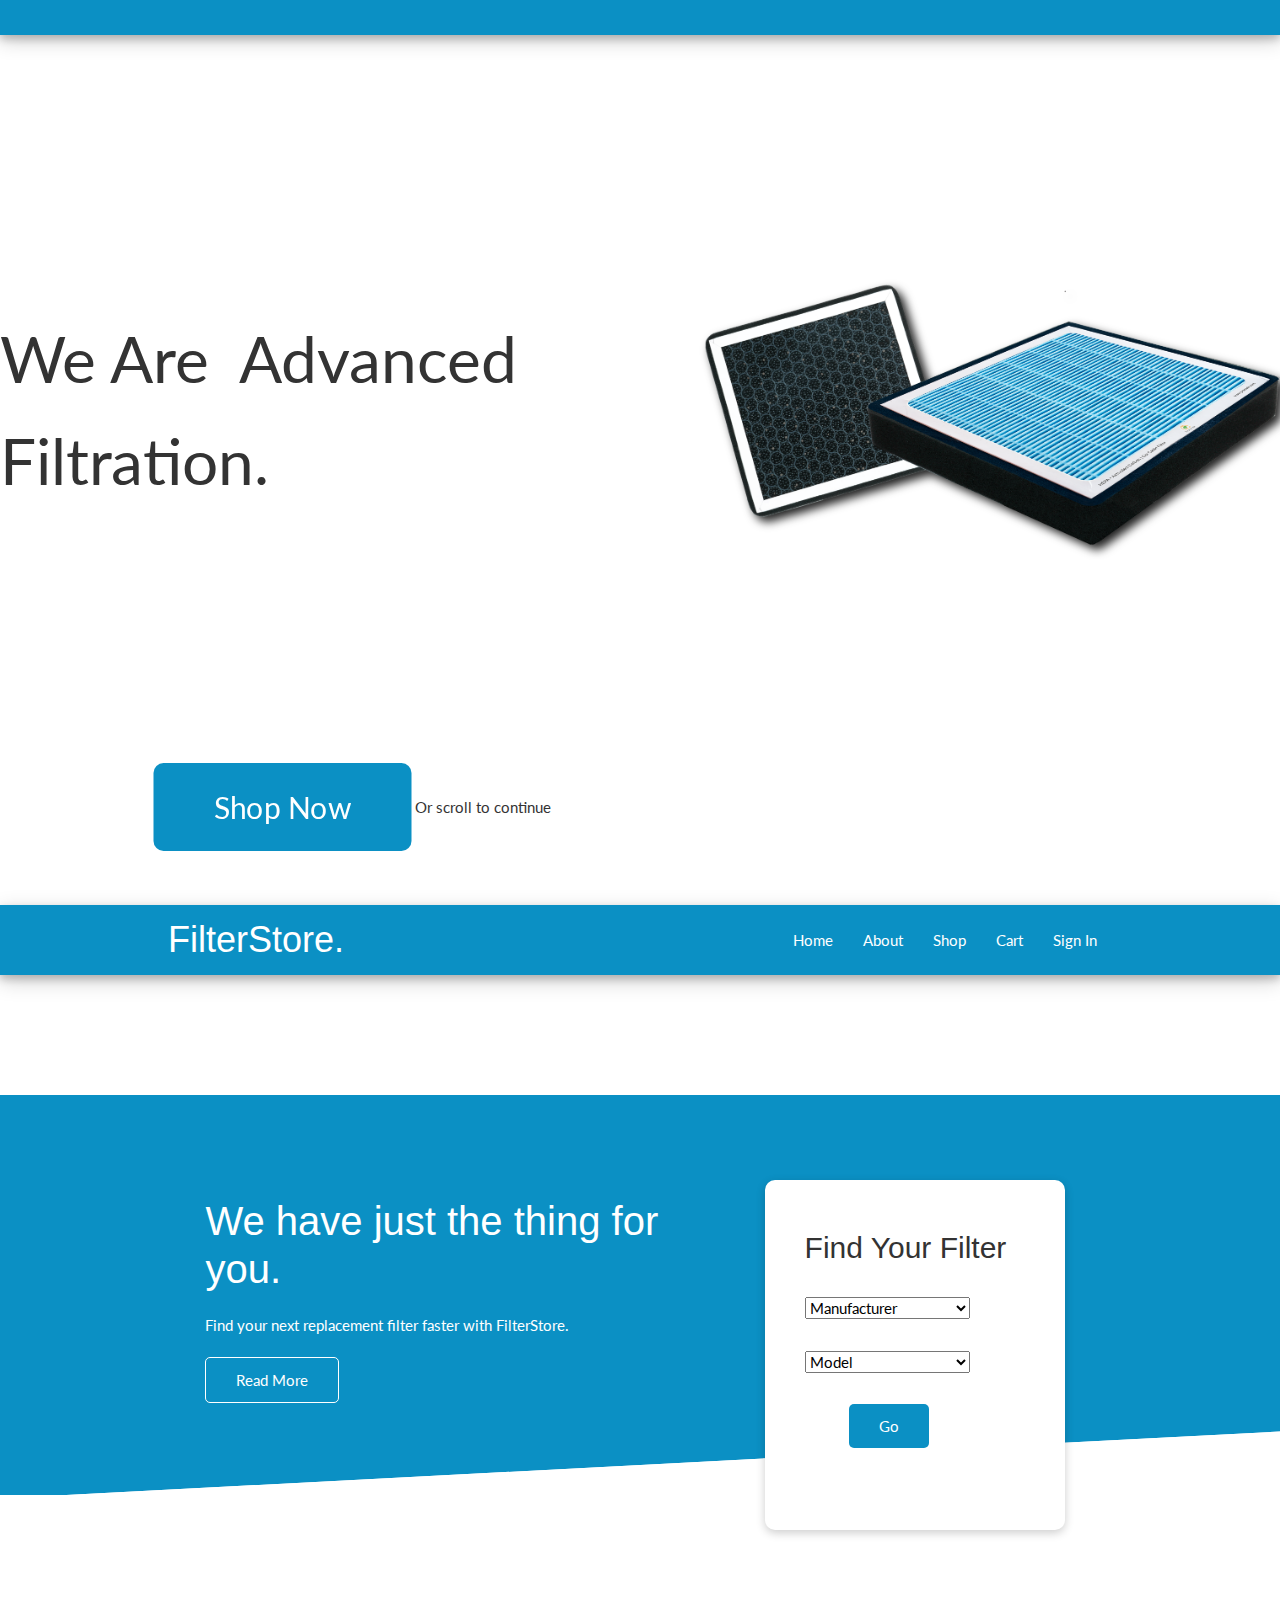
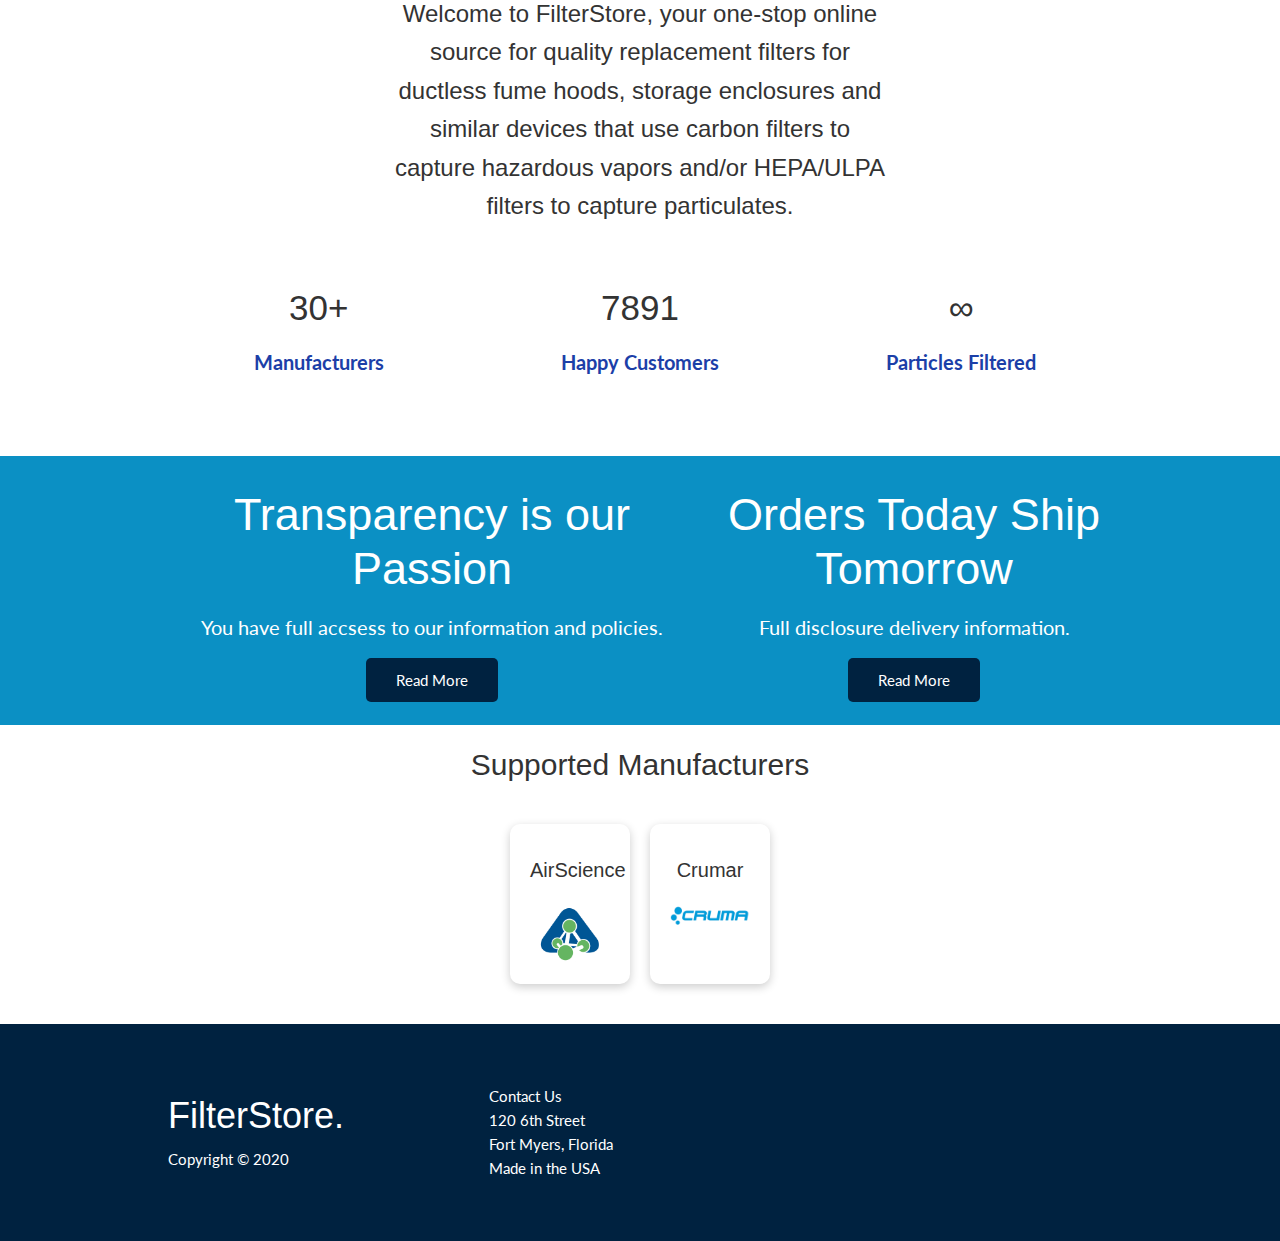
<file: index.html>
<!DOCTYPE html>
<html lang="en">
<head>
    <meta charset="UTF-8">
    <meta name="viewport" content="width=device-width, initial-scale=1.0">
    <link rel="stylesheet" href="https://cdnjs.cloudflare.com/ajax/libs/font-awesome/5.15.1/css/all.min.css" integrity="sha512-+4zCK9k+qNFUR5X+cKL9EIR+ZOhtIloNl9GIKS57V1MyNsYpYcUrUeQc9vNfzsWfV28IaLL3i96P9sdNyeRssA==" crossorigin="anonymous" />
    <link rel="stylesheet" href="css/utilities.css">
    <link rel="stylesheet" href="css/animations.css">
    <link rel="stylesheet" href="https://www.w3schools.com/w3css/4/w3.css">
    <link rel="stylesheet" href="css/style.css">
    <title>FilterStore</title>
</head>
<body>

    <div class = "navbarthin"></div>

    <!--Hero Landing Page-->
    <div id = "divHero" class = "landingHero flex">
        <span class = "heroTitle fade-in-doubletime">We Are &nbsp;<label id = "lblOnlyDoes">Advanced Filtration.</label></span>
        <span id = divHeroImageWrapper class = "heroImageWrapper fade-in-fast">
        <img src = "assets/aHepa.png" class = "heroImage" style="-webkit-filter: drop-shadow(5px 5px 5px #222); filter: drop-shadow(5px 5px 5px #222);">    
        </span>
    </div>

    <div id = "divBetweenHeroAndNav" class = "blankspace">
        <span><input type="button" value="Shop Now" class="btn btn-primary btn-shopnow"> <span style = "margin-left: 5%">Or scroll to continue</span></span>
    </div>

    <!-- Navbar -->
    <div class="navbar" id = "navbar">
        <div class="container flex">
            <h1 class="logo">FilterStore.</h1>
            <nav>
                <ul>
                    <li><a href="index.html">Home</a></li>
                    <li><a href="placeholder.html">About</a></li>
                    <li><a href="placeholder.html">Shop</a></li>
                    <li><a href="placeholder.html">Cart</a></li>
                    <li><a href="placeholder.html">Sign In</a></li>
                </ul>
            </nav>
        </div>
    </div>

    <div id = "divBetweenNavAndContent" class = "blankspace"></div>
    
    <!-- Showcase -->
    <section class="showcase">
        <div class="container grid">
            <div class="showcase-text">
                <h1>We have just the thing for you.</h1>
                <p>Find your next replacement filter faster with FilterStore.</p>
                <a href="placeholder.html" class="btn btn-outline">Read More</a>
            </div>

            <div class="showcase-form card">
                <h2>Find Your Filter</h2>
                 <form>
                    <div class="form-control">
                        <select id = "selectManufacturer">
                        <option disabled selected value = "NONE">Manufacturer</option>
                        <option value = "AS">CONNECT A DATABASE</option>
                        <option value = "AS">AirScience</option>
                        <option value = "Mis">Misonix</option>    
                        </select>
                    </div>
                    <div class="form-control">
                        <select id = "selectManufacturer">
                            <option disabled selected value = "NONE">Model</option>
                            <option value = "AS">CONNECT A DATABASE</option>
                            </select>
                    </div>

                    <input type="submit" value="Go" class="btn btn-primary btn-center">
                </form>
            </div>
        </div>
    </section>

    <!-- Stats -->
    <section class="stats">
        <div class="container">
            <h3 class="stats-heading text-center my-1">
                Welcome to FilterStore, your one-stop online source for 
                quality replacement filters for ductless fume hoods, 
                storage enclosures and similar devices that use carbon filters to capture hazardous 
                vapors and/or HEPA/ULPA filters to capture particulates.
            </h3>

            <div class="grid grid-3 text-center my-4">
                <div>
                    <i class="fas fa-server fa-3x"></i>
                    <h3>30+</h3>
                    <p class="text-secondary">Manufacturers</p>
                </div>
                <div>
                    <i class="fas fa-upload fa-3x"></i>
                    <h3>7891</h3>
                    <p class="text-secondary">Happy Customers</p>
                </div>
                <div>
                    <i class="fas fa-project-diagram fa-3x"></i>
                    <h3>∞</h3>
                    <p class="text-secondary">Particles Filtered</p>
                </div>
            </div>
        </div>
    </section>

    <!-- Cloud -->
    <section class="cloud bg-primary my-2 py-2">
        <div class="container grid">
            <div class="text-center">
                <h2 class="lg">Transparency is our Passion</h2>
                <p class="lead my-1">You have full accsess to our information and policies.</p>
                <a href="placeholder.html" class="btn btn-dark">Read More</a>
            </div>
            <div class="text-center">
                <h2 class="lg">Orders Today Ship Tomorrow</h2>
                <p class="lead my-1">Full disclosure delivery information.</p>
                <a href="placeholder.html" class="btn btn-dark">Read More</a>
            </div>
        </div>
    </section>

    <!-- Languages -->
    <section class="languages">
        <h2 class="md text-center my-2">
            Supported Manufacturers
        </h2>
        <div class="container flex">
            <div class="cardsmall card">
                <h4>AirScience</h4>
                <img src="assets/airsciencelogo.png" class = "companycard" alt="">
            </div>
            <div class="cardsmall card">
                <h4>Crumar</h4>
                <img src="assets/cruma.png" class = "companycard" alt="">
              </div>
        </div>
    </section>

    <!-- Footer -->
    <footer class="footer bg-dark py-5">
        <div class="container grid grid-3">
            <div>
                <h1>FilterStore.
                </h1>
                <p>Copyright &copy; 2020</p>
            </div>
            <nav>
                <ul>
                    <li><a href="index.html">Contact Us</a></li>
                    <li>120 6th Street</li>
                    <li>Fort Myers, Florida</li>
                    <li>Made in the USA</li>
                </ul>
            </nav>
            <div class="social">
                <a href="#"><i class="fab fa-gitStore fa-2x"></i></a>
                <a href="#"><i class="fab fa-facebook fa-2x"></i></a>
                <a href="#"><i class="fab fa-instagram fa-2x"></i></a>
                <a href="#"><i class="fab fa-twitter fa-2x"></i></a>
            </div>
        </div>
    </footer>
    <script src = "js/utilities.js"></script>
</body>
</html>
</file>
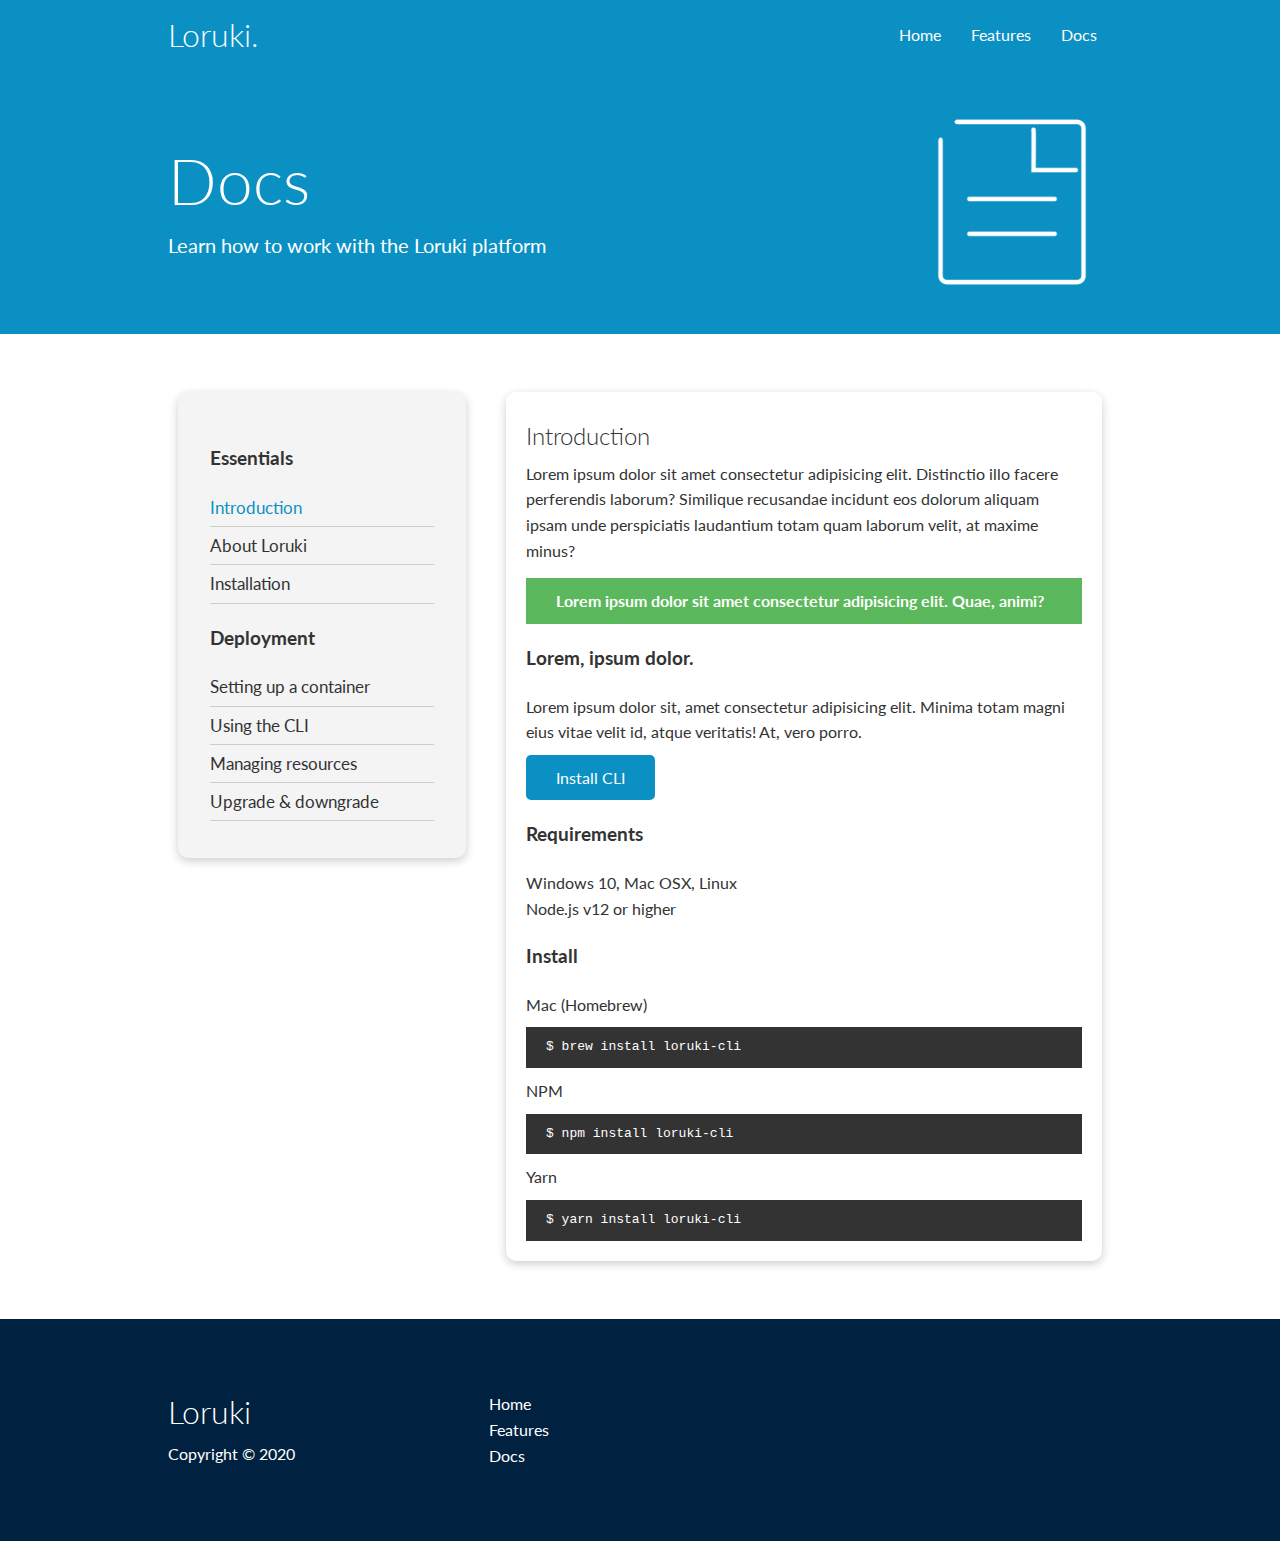
<file: docs.html>
<!DOCTYPE html>
<html lang="en">
<head>
    <meta charset="UTF-8">
    <meta name="viewport" content="width=device-width, initial-scale=1.0">
    <link rel="stylesheet" href="https://cdnjs.cloudflare.com/ajax/libs/font-awesome/5.15.1/css/all.min.css" integrity="sha512-+4zCK9k+qNFUR5X+cKL9EIR+ZOhtIloNl9GIKS57V1MyNsYpYcUrUeQc9vNfzsWfV28IaLL3i96P9sdNyeRssA==" crossorigin="anonymous" />
    <link rel="stylesheet" href="css/utilities.css">
    <link rel="stylesheet" href="css/style.css">
    <title>Loruki | Cloud Hosting For Everyone</title>
</head>
<body>
    <!-- Navbar -->
    <div class="navbar">
        <div class="container flex">
            <h1 class="logo">Loruki.</h1>
            <nav>
                <ul>
                    <li><a href="index.html">Home</a></li>
                    <li><a href="placeholder.html">Features</a></li>
                    <li><a href="placeholder.html">Docs</a></li>
                </ul>
            </nav>
        </div>
    </div>

    <!-- Head -->
    <section class="docs-head bg-primary py-3">
        <div class="container grid">
            <div>
                <h1 class="xl">Docs</h1>
                <p class="lead">
                    Learn how to work with the Loruki platform
                </p>
            </div>
            <img src="images/docs.png" alt="">
        </div>
    </section>

    <!-- Docs main -->
    <section class="docs-main my-4">
        <div class="container grid">
            <div class="card bg-light p-3">
                <h3 class="my-2">Essentials</h3>
                <nav>
                    <ul>
                        <li><a class="text-primary" href="#">Introduction</a></li>
                        <li><a href="#">About Loruki</a></li>
                        <li><a href="#">Installation</a></li>
                    </ul>
                </nav>

                <h3 class="my-2">Deployment</h3>
                <nav>
                    <ul>
                        <li><a href="#">Setting up a container</a></li>
							<li><a href="#">Using the CLI</a></li>
							<li><a href="#">Managing resources</a></li>
							<li><a href="#">Upgrade & downgrade</a></li>
                    </ul>
                </nav>
            </div>
            <div class="card">
                <h2>Introduction</h2>
                <p>Lorem ipsum dolor sit amet consectetur adipisicing elit. Distinctio illo facere perferendis laborum? Similique recusandae incidunt eos dolorum aliquam ipsam unde perspiciatis laudantium totam quam laborum velit, at maxime minus?</p>

                <div class="alert alert-success">
                    <i class="fas fa-info"></i> Lorem ipsum dolor sit amet consectetur adipisicing elit. Quae, animi?
                </div>

                <h3>Lorem, ipsum dolor.</h3>
                <p>Lorem ipsum dolor sit, amet consectetur adipisicing elit. Minima totam magni eius vitae velit id, atque veritatis! At, vero porro.</p>
                <a href="#" class="btn btn-primary">Install CLI</a>

                <h3>Requirements</h3>
                <ul>
                    <li>Windows 10, Mac OSX, Linux</li>
                    <li>Node.js v12 or higher</li>
                </ul>

                <h3>Install</h3>
                <p>Mac (Homebrew)</p>
                <pre><code>$ brew install loruki-cli</code></pre>
                <p>NPM</p>
                <pre><code>$ npm install loruki-cli</code></pre>
                <p>Yarn</p>
                <pre><code>$ yarn install loruki-cli</code></pre>

            </div>
        </div>
    </section>
    
    <!-- Footer -->
    <footer class="footer bg-dark py-5">
        <div class="container grid grid-3">
            <div>
                <h1>Loruki
                </h1>
                <p>Copyright &copy; 2020</p>
            </div>
            <nav>
                <ul>
                    <li><a href="index.html">Home</a></li>
                    <li><a href="placeholder.html">Features</a></li>
                    <li><a href="placeholder.html">Docs</a></li>
                </ul>
            </nav>
            <div class="social">
                <a href="#"><i class="fab fa-github fa-2x"></i></a>
                <a href="#"><i class="fab fa-facebook fa-2x"></i></a>
                <a href="#"><i class="fab fa-instagram fa-2x"></i></a>
                <a href="#"><i class="fab fa-twitter fa-2x"></i></a>
            </div>
        </div>
    </footer>
</body>
</html>
</file>
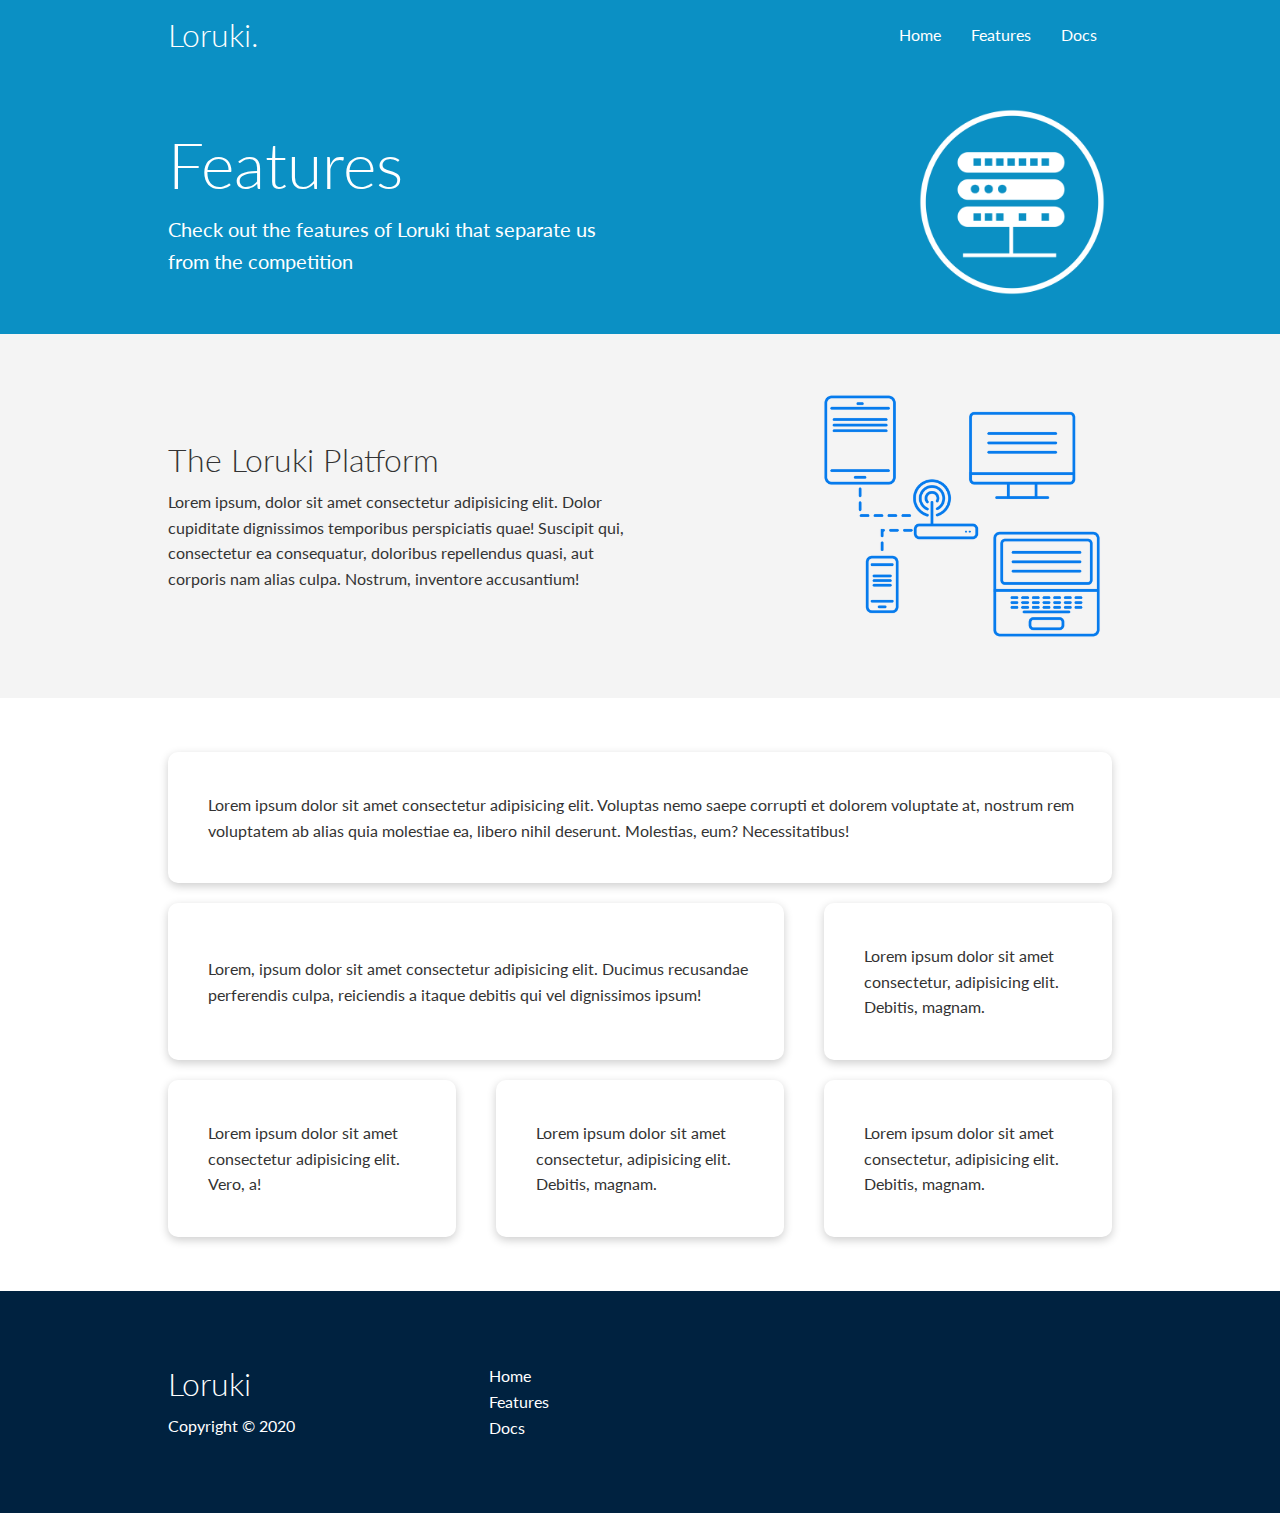
<file: features.html>
<!DOCTYPE html>
<html lang="en">
<head>
    <meta charset="UTF-8">
    <meta name="viewport" content="width=device-width, initial-scale=1.0">
    <link rel="stylesheet" href="https://cdnjs.cloudflare.com/ajax/libs/font-awesome/5.15.1/css/all.min.css" integrity="sha512-+4zCK9k+qNFUR5X+cKL9EIR+ZOhtIloNl9GIKS57V1MyNsYpYcUrUeQc9vNfzsWfV28IaLL3i96P9sdNyeRssA==" crossorigin="anonymous" />
    <link rel="stylesheet" href="css/utilities.css">
    <link rel="stylesheet" href="css/style.css">
    <title>Loruki | Cloud Hosting For Everyone</title>
</head>
<body>
    <!-- Navbar -->
    <div class="navbar">
        <div class="container flex">
            <h1 class="logo">Loruki.</h1>
            <nav>
                <ul>
                    <li><a href="index.html">Home</a></li>
                    <li><a href="features.html">Features</a></li>
                    <li><a href="docs.html">Docs</a></li>
                </ul>
            </nav>
        </div>
    </div>

    <!-- Head -->
    <section class="features-head bg-primary py-3">
        <div class="container grid">
            <div>
                <h1 class="xl">Features</h1>
                <p class="lead">
                    Check out the features of Loruki that separate us from the
						competition
                </p>
            </div>
            <img src="images/server.png" alt="">
        </div>
    </section>

    <!-- Sub head -->
    <section class="features-sub-head bg-light py-3">
        <div class="container grid">
            <div>
                <h1 class="md">The Loruki Platform</h1>
                <p>
                    Lorem ipsum, dolor sit amet consectetur adipisicing elit. Dolor cupiditate dignissimos temporibus perspiciatis quae! Suscipit qui, consectetur ea consequatur, doloribus repellendus quasi, aut corporis nam alias culpa. Nostrum, inventore accusantium!
                </p>
            </div>
            <img src="images/server2.png" alt="">
        </div>
    </section>

    <section class="features-main my-2">
        <div class="container grid grid-3">
            <div class="card flex">
                <i class="fas fa-server fa-3x"></i>
                <p>Lorem ipsum dolor sit amet consectetur adipisicing elit. Voluptas nemo saepe corrupti et dolorem voluptate at, nostrum rem voluptatem ab alias quia molestiae ea, libero nihil deserunt. Molestias, eum? Necessitatibus!</p>
            </div>
            <div class="card flex">
                <i class="fas fa-network-wired fa-3x"></i>
                <p>
                    Lorem, ipsum dolor sit amet consectetur adipisicing elit. Ducimus
                    recusandae perferendis culpa, reiciendis a itaque debitis qui vel
                    dignissimos ipsum!
                </p>
            </div>
            <div class="card flex">
                <i class="fas fa-laptop-code fa-3x"></i>
                <p>
                    Lorem ipsum dolor sit amet consectetur, adipisicing elit. Debitis,
                    magnam.
                </p>
            </div>
            <div class="card flex">
                <i class="fas fa-database fa-3x"></i>
                <p>
                    Lorem ipsum dolor sit amet consectetur adipisicing elit. Vero, a!
                </p>
            </div>
            <div class="card flex">
                <i class="fas fa-power-off fa-3x"></i>
                <p>
                    Lorem ipsum dolor sit amet consectetur, adipisicing elit. Debitis,
                    magnam.
                </p>
            </div>
            <div class="card flex">
                <i class="fas fa-upload fa-3x"></i>
                <p>
                    Lorem ipsum dolor sit amet consectetur, adipisicing elit. Debitis,
                    magnam.
                </p>
            </div>
        </div>
    </section>

    <!-- Footer -->
    <footer class="footer bg-dark py-5">
        <div class="container grid grid-3">
            <div>
                <h1>Loruki
                </h1>
                <p>Copyright &copy; 2020</p>
            </div>
            <nav>
                <ul>
                    <li><a href="index.html">Home</a></li>
                    <li><a href="features.html">Features</a></li>
                    <li><a href="docs.html">Docs</a></li>
                </ul>
            </nav>
            <div class="social">
                <a href="#"><i class="fab fa-github fa-2x"></i></a>
                <a href="#"><i class="fab fa-facebook fa-2x"></i></a>
                <a href="#"><i class="fab fa-instagram fa-2x"></i></a>
                <a href="#"><i class="fab fa-twitter fa-2x"></i></a>
            </div>
        </div>
    </footer>
</body>
</html>
</file>
<file: css/utilities.css>
.container {
  max-width: 80%;
  margin: 0 auto;
  overflow: auto;
  padding: 0 40px;
}


.card {
  background-color: #fff;
  color: #333;
  border-radius: 10px;
  box-shadow: 0 3px 10px rgba(0, 0, 0, 0.2);
  padding: 20px;
  margin: 10px;
}

.btn {
  display: inline-block;
  padding: 10px 30px;
  cursor: pointer;
  background: var(--primary-color);
  color: #fff;
  border: none;
  border-radius: 5px;
}

.btn-outline {
  background-color: transparent;
  border: 1px #fff solid;
}

.btn:hover {
  transform: scale(0.98);
}

/* Backgrounds & colored buttons */
.bg-primary,
.btn-primary {
  background-color: var(--primary-color);
  color: #fff;
}

.bg-secondary,
.btn-secondary {
  background-color: var(--secondary-color);
  color: #fff;
}

.bg-dark,
.btn-dark {
  background-color: var(--dark-color);
  color: #fff;
}

.bg-light,
.btn-light {
  background-color: var(--light-color);
  color: #333;
}

.bg-primary a,
.btn-primary a,
.bg-secondary a,
.btn-secondary a,
.bg-dark a,
.btn-dark a {
  color: #fff;
}


.btn-center{
  margin-left: 20%;
}

.btn-shopnow{
  margin-left: 17%;
  transform: scale(2);
}

.btn-shopnow:hover{
  transform: scale(1.98);
}

/* Text colors */
.text-primary {
  color: var(--primary-color);
}

.text-secondary {
  color: var(--secondary-color);
}

.text-dark {
  color: var(--dark-color);
}

.text-light {
  color: var(--light-color);
}

/* Text sizes */
.lead {
  font-size: 20px;
}

.sm {
  font-size: 1rem;
}

.md {
  font-size: 2rem;
}

.lg {
  font-size: 3rem;
}

.xl {
  font-size: 4rem;
}

.text-center {
  text-align: center;
}

/* Alert */
.alert {
  background-color: var(--light-color);
  padding: 10px 20px;
  font-weight: bold;
  margin: 15px 0;
}

.alert i {
  margin-right: 10px;
}

.alert-success {
  background-color: var(--success-color);
  color: #fff;
}

.alert-error {
  background-color: var(--error-color);
  color: #fff;
}

.flex {
  display: flex;
  justify-content: center;
  align-items: center;
  height: 100%;
}

.grid {
  display: grid;
  grid-template-columns: repeat(2, 1fr);
  gap: 20px;
  justify-content: center;
  align-items: center;
  height: 100%;
}

.grid-3 {
  grid-template-columns: repeat(3, 1fr);
}

/* Margin */
.my-1 {
  margin: 1rem 0;
}

.my-2 {
  margin: 1.5rem 0;
}

.my-3 {
  margin: 2rem 0;
}

.my-4 {
  margin: 3rem 0;
}

.my-5 {
  margin: 4rem 0;
}

.m-1 {
  margin: 1rem;
}

.m-2 {
  margin: 1.5rem;
}

.m-3 {
  margin: 2rem;
}

.m-4 {
  margin: 3rem;
}

.m-5 {
  margin: 4rem;
}

/* Padding */
.py-1 {
  padding: 1rem 0;
}

.py-2 {
  padding: 1.5rem 0;
}

.py-3 {
  padding: 2rem 0;
}

.py-4 {
  padding: 3rem 0;
}

.py-5 {
  padding: 4rem 0;
}

.p-1 {
  padding: 1rem;
}

.p-2 {
  padding: 1.5rem;
}

.p-3 {
  padding: 2rem;
}

.p-4 {
  padding: 3rem;
}

.p-5 {
  padding: 4rem;
}

/*
Sticky navbar stuff
*/

/* The sticky class is added to the navbar with JS when it reaches its scroll position */
.sticky {
  position: fixed;
  top: 0;
  z-index: 101;
  width: 100%;
}

.stickybuffer{
  padding: 100px;
}

.heroImageWrapper{
  margin-left: 0%;
  display: inline-block;
  max-width: 45%;
  z-index: -2;
  
}

.heroTitle{
  font-size: 64px;
  margin-left: 0%;
  min-width: 50%;
  min-width: 50%;
  
}

.herobutton{
  margin-top: 20%;
  margin-left: 15%;
  transform: scale(.5);
}

.herobutton:hover{
  transform: scale(.48);
}

.companycard{
  max-width:100%;
}

.cardsmall {
  background-color: #fff;
  color: #333;
  border-radius: 10px;
  box-shadow: 0 3px 10px rgba(0, 0, 0, 0.2);
  padding: 20px;
  margin: 10px;

  max-width:120px;
  min-width:120px;
  max-height:160px;
  min-height:160px;
}



.shadowed {
  -webkit-filter: drop-shadow(12px 12px 25px rgba(0,0,0,0.5));
  filter: url(#drop-shadow);
  -ms-filter: "progid:DXImageTransform.Microsoft.Dropshadow(OffX=12, OffY=12, Color='#444')";
  filter: "progid:DXImageTransform.Microsoft.Dropshadow(OffX=12, OffY=12, Color='#444')";
}
</file>
<file: css/animations.css>
.fade-in-fast{
    animation: fadeIn ease 2s;
    -webkit-animation: fadeIn ease 2s;
    -moz-animation: fadeIn ease 2s;
    -o-animation: fadeIn ease 2s;
    -ms-animation: fadeIn ease 2s;
  }

  .fade-out-very-fast{
    animation: fadeOut ease 1s;
    -webkit-animation: fadeOut ease 1s;
    -moz-animation: fadeOut ease 1s;
    -o-animation: fadeOut ease 1s;
    -ms-animation: fadeOut ease 1s;
  }

  .fade-in-doubletime{
    animation: fadeIn ease 5s;
    -webkit-animation: fadeIn ease 5s;
    -moz-animation: fadeIn ease 5s;
    -o-animation: fadeIn ease 5s;
    -ms-animation: fadeIn ease 5s;
  }

  .fade-in {
    animation: fadeIn ease 10s;
    -webkit-animation: fadeIn ease 10s;
    -moz-animation: fadeIn ease 10s;
    -o-animation: fadeIn ease 10s;
    -ms-animation: fadeIn ease 10s;
  }
  @keyframes fadeIn {
    0% {opacity:0;}
    100% {opacity:1;}
  }
  
  @-moz-keyframes fadeIn {
    0% {opacity:0;}
    100% {opacity:1;}
  }
  
  @-webkit-keyframes fadeIn {
    0% {opacity:0;}
    100% {opacity:1;}
  }
  
  @-o-keyframes fadeIn {
    0% {opacity:0;}
    100% {opacity:1;}
  }
  
  @-ms-keyframes fadeIn {
    0% {opacity:0;}
    100% {opacity:1;}
  }
  
  @keyframes fadeOut {
    100% {opacity:0;}
    0% {opacity:1;}
  }
  
  @-moz-keyframes fadeOut {
    100% {opacity:0;}
    0% {opacity:1;}
  }
  
  @-webkit-keyframes fadeOut {
    100% {opacity:0;}
    0% {opacity:1;}
  }
  
  @-o-keyframes fadeOut {
    100% {opacity:0;}
    0% {opacity:1;}
  }
  
  @-ms-keyframes fadeOut {
    100% {opacity:0;}
    0% {opacity:1;}
  }



/*LOAD FROM BOTTOM DOESNT WORK*/

.loadFromBottom{
  animation-name: bottomToTop;
  animation-duration: 5s;
  animation-fill-mode: forwards;
  -webkit-animation-name: bottomToTop;
  -webkit-animation-duration: 5s;
  -webkit-animation-fill-mode: forwards;

}

  @keyframes bottomToTop {
    0% {
        height: 0%;
    }
    100% {
        height: 100%;
    }
}

@-webkit-keyframes bottomToTop {
  0% {
      height: 0%;
  }
  100% {
      height: 100%;
  }
}
</file>
<file: css/style.css>
@import url('https://fonts.googleapis.com/css2?family=Lato:wght@300&display=swap');

:root {
  --primary-color: #047aed;
  --primary-color: darkgreen;
  --primary-color: #65caEA;
  --primary-color: #0b90c4;
  --secondary-color: #1c3fa8;
  --dark-color: #002240;
  --light-color: #f4f4f4;
  --success-color: #5cb85c;
  --error-color: #d9534f;
}

* {
  box-sizing: border-box;
  padding: 0;
  margin: 0;
}

body {
  font-family: 'Lato', sans-serif;
  color: #333;
  line-height: 1.6;
}

.landingHero{
  max-height: 750px;
  min-height: 750px;
}

ul {
  list-style-type: none;
}

a {
  text-decoration: none;
  color: #333;
}

h1,
h2 {
  font-weight: 300;
  line-height: 1.2;
  margin: 10px 0;
}

p {
  margin: 10px 0;
}

img {
  width: 100%;
}

code,
pre {
  background: #333;
  color: #fff;
  padding: 10px;
}

.hidden {
  visibility: hidden;
  height: 0;
}

/* Navbar */
.navbar {
  background-color: var(--primary-color);
  box-shadow: 0 4px 8px 0 rgba(0, 0, 0, 0.2), 0 6px 20px 0 rgba(0, 0, 0, 0.19);
  color: #fff;
  height: 70px;
  z-index: 25;
}

.navbarthin {
  background-color: var(--primary-color);
  box-shadow: 0 4px 8px 0 rgba(0, 0, 0, 0.2), 0 6px 20px 0 rgba(0, 0, 0, 0.19);
  color: #fff;
  height: 35px;
  z-index: 25;
}

.blankspace{
  min-height:120px;
  max-height:120px;
}

.navbar ul {
  display: flex;
}

.navbar a {
  color: #fff;
  padding: 10px;
  margin: 0 5px;
}

.navbar a:hover {
  border-bottom: 2px #fff solid;
}

.navbar .flex {
  justify-content: space-between;
}

/* Showcase */
.showcase {
  height: 400px;
  background-color: var(--primary-color);
  color: #fff;
  position: relative;
}

.showcase h1 {
  font-size: 40px;
}

.showcase p {
  margin: 20px 0;
}

.showcase .grid {
  overflow: visible;
  grid-template-columns: 55% auto;
  gap: 30px;
}

.showcase-text {
  animation: slideInFromLeft 1s ease-in;
}

.showcase-form {
  position: relative;
  top: 60px;
  height: 350px;
  width: 300px;
  padding: 40px;
  z-index: 20;
  justify-self: flex-end;
  animation: slideInFromRight 1s ease-in;
}

.showcase-form .form-control {
  margin: 30px 0;
}

.showcase-form input[type='text'],
.showcase-form input[type='email'] {
  border: 0;
  border-bottom: 1px solid #b4becb;
  width: 100%;
  padding: 3px;
  font-size: 16px;
}

.showcase-form input:focus {
  outline: none;
}

.showcase::before,
.showcase::after {
  content: '';
  position: absolute;
  height: 100px;
  bottom: -70px;
  right: 0;
  left: 0;
  background: #fff;
  transform: skewY(-3deg);
  -webkit-transform: skewY(-3deg);
  -moz-transform: skewY(-3deg);
  -ms-transform: skewY(-3deg);
}

/* Stats */
.stats {
  padding-top: 100px;
  animation: slideInFromBottom 1s ease-in;
}

.stats-heading {
  max-width: 500px;
  margin: auto;
}

.stats .grid h3 {
  font-size: 35px;
}

.stats .grid p {
  font-size: 20px;
  font-weight: bold;
}

/* Cli */
.cli .grid {
  grid-template-columns: repeat(3, 1fr);
  grid-template-rows: repeat(2, 1fr);
}

.cli .grid > *:first-child {
  grid-column: 1 / span 2;
  grid-row: 1 / span 2;
}

/* Cloud */
.cloud .grid {
  grid-template-columns: 4fr 3fr;
}

/* Languages */

.languages .flex {
  flex-wrap: wrap;
}

.languages .card {
  text-align: center;
  margin: 18px 10px 40px;
  transition: transform 0.2s ease-in;
}

.languages .card h4 {
  font-size: 20px;
  margin-bottom: 10px;
}

.languages .card:hover {
  transform: translateY(-15px);
}

/* Features */
.features-head img,
.docs-head img {
  width: 200px;
  justify-self: flex-end;
}

.features-sub-head img {
  width: 300px;
  justify-self: flex-end;
}

.features-main .card > i {
  margin-right: 20px;
}

.features-main .grid {
  padding: 30px;
}

.features-main .grid > *:first-child {
  grid-column: 1 / span 3;
}

.features-main .grid > *:nth-child(2) {
  grid-column: 1 / span 2;
}

/* Docs */
.docs-main h3 {
  margin: 20px 0;
}

.docs-main .grid {
  grid-template-columns: 1fr 2fr;
  align-items: flex-start;
}

.docs-main nav li {
  font-size: 17px;
  padding-bottom: 5px;
  margin-bottom: 5px;
  border-bottom: 1px #ccc solid;
}

.docs-main a:hover {
  font-weight: bold;
}

/* Footer */
.footer .social a {
  margin: 0 10px;
}

/* Animations */
@keyframes slideInFromLeft {
  0% {
    transform: translateX(-100%);
  }

  100% {
    transform: translateX(0);
  }
}

@keyframes slideInFromRight {
  0% {
    transform: translateX(100%);
  }

  100% {
    transform: translateX(0);
  }
}

@keyframes slideInFromTop {
  0% {
    transform: translateY(-100%);
  }

  100% {
    transform: translateX(0);
  }
}

@keyframes slideInFromBottom {
  0% {
    transform: translateY(100%);
  }

  100% {
    transform: translateX(0);
  }
}

/* Tablets and under */
@media (max-width: 768px) {
  .grid,
  .showcase .grid,
  .stats .grid,
  .cli .grid,
  .cloud .grid,
  .features-main .grid,
  .docs-main .grid {
    grid-template-columns: 1fr;
    grid-template-rows: 1fr;
  }

  .showcase {
    height: auto;
  }

  .showcase-text {
    text-align: center;
    margin-top: 40px;
    animation: slideInFromTop 1s ease-in;
  }

  .showcase-form {
    justify-self: center;
    margin: auto;
    animation: slideInFromBottom 1s ease-in;
  }

  .cli .grid > *:first-child {
    grid-column: 1;
    grid-row: 1;
  }

  .features-head,
  .features-sub-head,
  .docs-head {
    text-align: center;
  }

  .features-head img,
  .features-sub-head img,
  .docs-head img {
    justify-self: center;
  }

  .features-main .grid > *:first-child,
  .features-main .grid > *:nth-child(2) {
    grid-column: 1;
  }
}

/* Mobile */
@media (max-width: 500px) {
  .navbar {
    height: 110px;
  }

  .navbar .flex {
    flex-direction: column;
  }

  .navbar ul {
    padding: 10px;
    background-color: rgba(0, 0, 0, 0.1);
  }
  
  .showcase-form {
    width: 300px;
  }
}

select{
  min-width: 75%;
  max-width: 75%;
}
</file>
